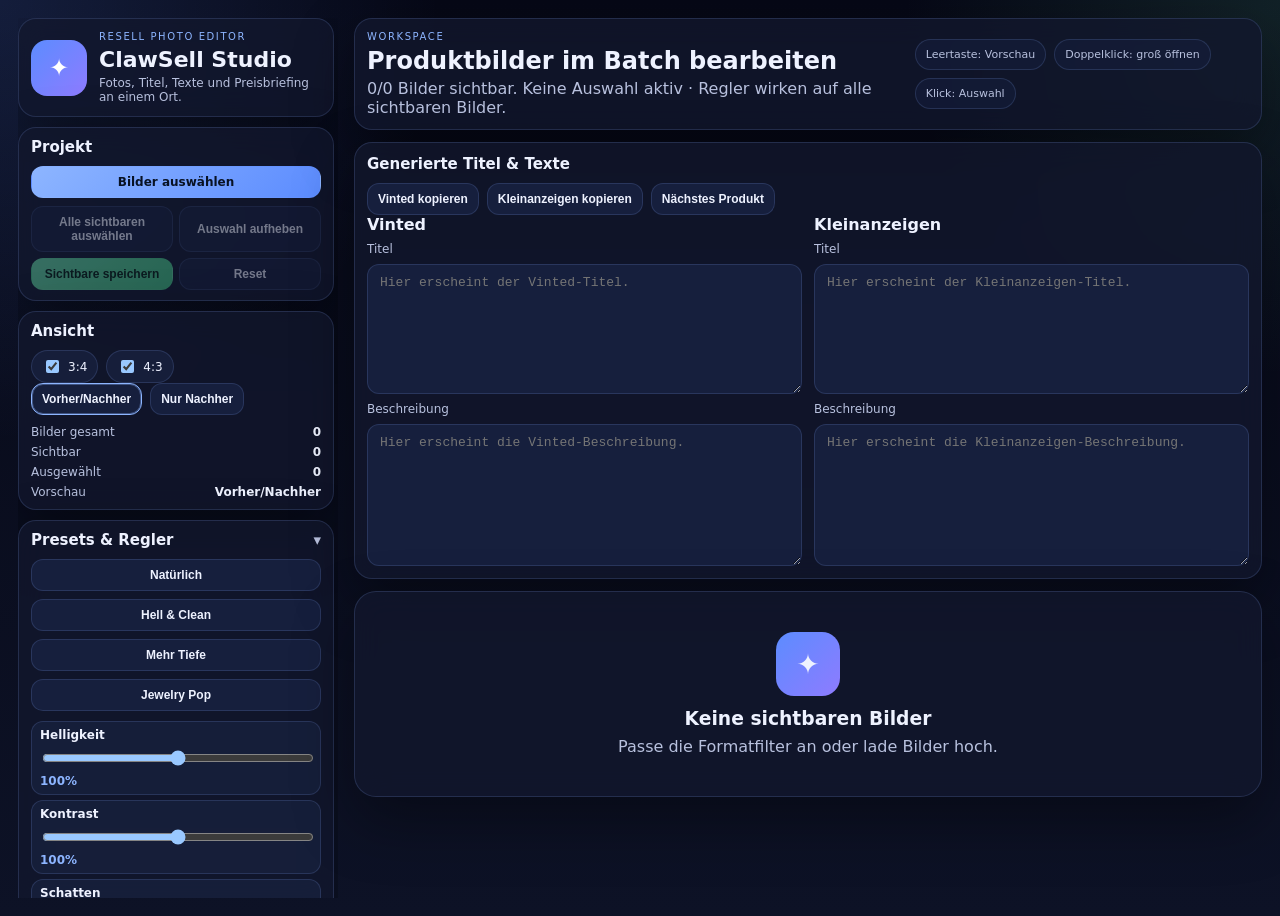
<file: archive/resell-work/resell-editor/index.html>
<!doctype html>
<html lang="de">
  <head>
    <meta charset="UTF-8" />
    <meta name="viewport" content="width=device-width, initial-scale=1.0" />
    <title>ClawSell Studio</title>
    <link rel="stylesheet" href="./styles.css" />
  </head>
  <body>
    <div class="app-shell compact-layout">
      <aside class="sidebar compact-sidebar">
        <div class="brand-card glass compact-brand">
          <div class="brand-mark" aria-hidden="true"><span>✦</span></div>
          <div>
            <div class="eyebrow">resell photo editor</div>
            <h1>ClawSell Studio</h1>
            <p>Fotos, Titel, Texte und Preisbriefing an einem Ort.</p>
          </div>
        </div>

        <section class="panel glass tight-panel">
          <div class="section-title-row compact-title"><h2>Projekt</h2></div>
          <label class="button primary upload-button wide compact-btn">
            Bilder auswählen
            <input id="fileInput" type="file" accept="image/*" multiple hidden />
          </label>
          <div class="action-stack compact-stack two-col-stack">
            <button id="selectAllBtn" class="button compact-btn" disabled>Alle sichtbaren auswählen</button>
            <button id="clearSelectionBtn" class="button compact-btn" disabled>Auswahl aufheben</button>
            <button id="downloadAllBtn" class="button success compact-btn" disabled>Sichtbare speichern</button>
            <button id="resetBtn" class="button compact-btn" disabled>Reset</button>
          </div>
        </section>

        <section class="panel glass tight-panel">
          <div class="section-title-row compact-title"><h2>Ansicht</h2></div>
          <div class="format-filter-row compact-row">
            <label class="format-chip compact-chip"><input id="filter34" type="checkbox" checked /><span>3:4</span></label>
            <label class="format-chip compact-chip"><input id="filter43" type="checkbox" checked /><span>4:3</span></label>
          </div>
          <div class="view-toggle-row compact-row two-col-stack">
            <button id="previewModeCompare" class="button compact-btn active">Vorher/Nachher</button>
            <button id="previewModeAfterOnly" class="button compact-btn">Nur Nachher</button>
          </div>
          <div class="meta-list compact-meta" id="metaSummary">
            <div><span>Status</span><strong>Keine Bilder geladen</strong></div>
          </div>
        </section>

        <details class="panel glass tight-panel" open>
          <summary class="summary-head">Presets & Regler</summary>
          <div class="preset-grid compact-preset-grid top-gap">
            <button class="button compact-btn preset-btn" data-preset="natural">Natürlich</button>
            <button class="button compact-btn preset-btn" data-preset="bright">Hell & Clean</button>
            <button class="button compact-btn preset-btn" data-preset="depth">Mehr Tiefe</button>
            <button class="button compact-btn preset-btn" data-preset="jewelry">Jewelry Pop</button>
          </div>
          <div class="control-grid micro-control-grid top-gap">
            <label class="control micro-control"><span>Helligkeit</span><input id="brightness" type="range" min="50" max="150" value="100" /><strong id="brightnessValue">100%</strong></label>
            <label class="control micro-control"><span>Kontrast</span><input id="contrast" type="range" min="50" max="150" value="100" /><strong id="contrastValue">100%</strong></label>
            <label class="control micro-control"><span>Schatten</span><input id="shadows" type="range" min="-50" max="50" value="0" /><strong id="shadowsValue">0</strong></label>
            <label class="control micro-control"><span>Farbe</span><input id="saturation" type="range" min="50" max="150" value="100" /><strong id="saturationValue">100%</strong></label>
            <label class="control micro-control"><span>Wärme</span><input id="warmth" type="range" min="-50" max="50" value="0" /><strong id="warmthValue">0</strong></label>
            <label class="control micro-control"><span>Schärfe</span><input id="sharpness" type="range" min="0" max="100" value="0" /><strong id="sharpnessValue">0</strong></label>
            <label class="control micro-control"><span>Schwarzpunkt</span><input id="blackPoint" type="range" min="0" max="50" value="0" /><strong id="blackPointValue">0</strong></label>
          </div>
        </details>

        <details class="panel glass tight-panel form-panel" open>
          <summary class="summary-head">Resell Briefing</summary>
          <form id="resellForm" class="resell-form top-gap">
            <div class="form-group">
              <label>Plattformen</label>
              <div class="check-grid two-col">
                <label><input type="checkbox" name="platforms" value="vinted" checked /> Vinted</label>
                <label><input type="checkbox" name="platforms" value="kleinanzeigen" checked /> Kleinanzeigen</label>
              </div>
            </div>

            <div class="form-group two-fields">
              <div>
                <label for="listingCategory">Oberkategorie</label>
                <select id="listingCategory">
                  <option value="auto" selected>Auto erkennen</option>
                  <option value="fashion">Fashion / Wearables</option>
                  <option value="tech">Technik / Geräte</option>
                  <option value="home">Haushalt / Home / Möbel</option>
                  <option value="sport">Sport / Outdoor</option>
                  <option value="media">Medien / Bücher / Spiele</option>
                  <option value="kids">Kinder / Schule / Kreativ</option>
                  <option value="other">Sonstiges / generisch</option>
                </select>
              </div>
              <div>
                <label for="productTypeCustom">Produkttyp</label>
                <input id="productTypeCustom" type="text" placeholder="z. B. Halskette / Powerbank / Buch / Klettergurt" />
              </div>
            </div>

            <div class="form-group two-fields">
              <div>
                <label for="brand">Marke</label>
                <input id="brand" type="text" placeholder="z. B. keine Marke / Zara / Nike" />
              </div>
              <div>
                <label for="model">Modell / Titel / Variante</label>
                <input id="model" type="text" placeholder="z. B. Ankh Cross Pendant / 20.000 mAh / Der Steppenwolf" />
              </div>
            </div>

            <div class="form-group two-fields">
              <div>
                <label for="color">Farbe</label>
                <input id="color" type="text" placeholder="z. B. Silber / Schwarz / Blau" />
              </div>
              <div>
                <label for="material">Material</label>
                <input id="material" type="text" placeholder="z. B. Leder / Kunststoff / Papier" />
              </div>
            </div>

            <div class="form-group two-fields">
              <div>
                <label for="size">Größe / Maße</label>
                <input id="size" type="text" placeholder="z. B. 50 cm / 42 / 120×60 cm" />
              </div>
              <div>
                <label for="specs">Specs / Kapazität / Autor</label>
                <input id="specs" type="text" placeholder="z. B. 20.000 mAh / USB-C / Hermann Hesse" />
              </div>
            </div>

            <div class="form-group two-fields">
              <div>
                <label for="completeness">Vollständigkeit / Set-Inhalt</label>
                <input id="completeness" type="text" placeholder="z. B. vollständig / 3 Teile / ohne OVP" />
              </div>
              <div>
                <label>Zielgruppe</label>
                <div class="check-grid two-col">
                  <label><input type="radio" name="targetGroup" value="Unisex" checked /> Unisex</label>
                  <label><input type="radio" name="targetGroup" value="Herren" /> Herren</label>
                  <label><input type="radio" name="targetGroup" value="Damen" /> Damen</label>
                  <label><input type="radio" name="targetGroup" value="Sonstiges" /> Sonstiges</label>
                </div>
              </div>
            </div>

            <div class="form-group">
              <label>Zustand</label>
              <div class="check-grid two-col">
                <label><input type="radio" name="condition" value="Neu" /> Neu</label>
                <label><input type="radio" name="condition" value="Wie neu" checked /> Wie neu</label>
                <label><input type="radio" name="condition" value="Sehr gut" /> Sehr gut</label>
                <label><input type="radio" name="condition" value="Gut" /> Gut</label>
                <label><input type="radio" name="condition" value="Gebraucht" /> Gebraucht</label>
              </div>
            </div>

            <div class="form-group two-fields">
              <div>
                <label for="defects">Mängel</label>
                <input id="defects" type="text" placeholder="z. B. keine / leichte Gebrauchsspuren" />
              </div>
              <div>
                <label for="delivery">Lieferumfang</label>
                <input id="delivery" type="text" placeholder="z. B. 1x Kette, 1x Anhänger" />
              </div>
            </div>

            <div class="form-group two-fields">
              <div>
                <label>Versand möglich</label>
                <div class="check-grid two-col">
                  <label><input type="radio" name="shipping" value="ja" checked /> Ja</label>
                  <label><input type="radio" name="shipping" value="nein" /> Nein</label>
                </div>
              </div>
              <div>
                <label for="priceFeeling">Preisgefühl / Wunschpreis</label>
                <input id="priceFeeling" type="text" placeholder="z. B. 10–20 €" />
              </div>
            </div>

            <div class="form-group">
              <label for="keywords">Besondere Suchbegriffe</label>
              <input id="keywords" type="text" placeholder="z. B. Iced Out Chain, Ankh Cross, Rope Chain" />
            </div>

            <div class="form-group">
              <label for="extraInfo">Zusätzliche Infos</label>
              <textarea id="extraInfo" rows="4" placeholder="Alles, was in Titel, Texten, Preisrange oder Vergleichsrecherche berücksichtigt werden soll."></textarea>
            </div>

            <div class="action-stack compact-stack">
              <button id="generateBriefBtn" type="button" class="button primary compact-btn">Texte generieren</button>
            </div>
          </form>
        </details>
      </aside>

      <main class="main-stage">
        <section class="hero glass">
          <div>
            <div class="eyebrow">workspace</div>
            <h2>Produktbilder im Batch bearbeiten</h2>
            <p id="statusText">Noch keine Bilder geladen.</p>
          </div>
          <div class="hero-hint-list">
            <span>Leertaste: Vorschau</span>
            <span>Doppelklick: groß öffnen</span>
            <span>Klick: Auswahl</span>
          </div>
        </section>

        <section class="panel glass generated-output-panel split-output-panel">
          <div class="section-title-row compact-title"><h2>Generierte Titel & Texte</h2></div>
          <div class="output-toolbar">
            <button id="copyVintedBtn" class="button compact-btn">Vinted kopieren</button>
            <button id="copyKaBtn" class="button compact-btn">Kleinanzeigen kopieren</button>
            <button id="nextProductBtn" class="button compact-btn">Nächstes Produkt</button>
          </div>
          <div class="generated-grid">
            <div class="generated-card">
              <h3>Vinted</h3>
              <label>Titel</label>
              <textarea id="vintedTitleOutput" rows="3" placeholder="Hier erscheint der Vinted-Titel."></textarea>
              <label>Beschreibung</label>
              <textarea id="vintedTextOutput" rows="8" placeholder="Hier erscheint die Vinted-Beschreibung."></textarea>
            </div>
            <div class="generated-card">
              <h3>Kleinanzeigen</h3>
              <label>Titel</label>
              <textarea id="kaTitleOutput" rows="3" placeholder="Hier erscheint der Kleinanzeigen-Titel."></textarea>
              <label>Beschreibung</label>
              <textarea id="kaTextOutput" rows="8" placeholder="Hier erscheint die Kleinanzeigen-Beschreibung."></textarea>
            </div>
          </div>
        </section>

        <main id="imageGrid" class="image-grid empty">
          <div class="empty-state glass">
            <div class="empty-logo">✦</div>
            <h3>Bereit für den ersten Batch</h3>
            <p>Lade mehrere bereits formatierte Produktbilder hoch und bearbeite sie global oder gezielt über die Auswahl.</p>
          </div>
        </main>
      </main>
    </div>

    <div id="lightbox" class="lightbox hidden">
      <div class="lightbox-backdrop"></div>
      <div class="lightbox-content">
        <div class="lightbox-topbar">
          <div>
            <div class="eyebrow">quick look</div>
            <h2 id="lightboxTitle">Bildvorschau</h2>
            <p id="lightboxMeta">Leertaste öffnet/schließt · Doppelklick öffnet direkt</p>
          </div>
          <div class="topbar-actions">
            <button id="reverseSearchBtn" class="button">Reverse Search</button>
            <select id="cropRatioSelect" class="button selectlike">
              <option value="free">Freies Crop</option>
              <option value="3:4">3:4</option>
              <option value="4:3">4:3</option>
            </select>
            <button id="toggleCropBtn" class="button">Crop-Modus</button>
            <button id="applyCropBtn" class="button success" disabled>Crop anwenden</button>
            <button id="resetCropBtn" class="button" disabled>Crop zurücksetzen</button>
            <button id="duplicateBtn" class="button">Duplizieren</button>
            <button id="removeBtn" class="button danger">Entfernen</button>
            <button id="closeLightboxBtn" class="button">Schließen</button>
          </div>
        </div>
        <div class="lightbox-canvas-wrap">
          <canvas id="lightboxCanvas"></canvas>
          <div id="cropOverlay" class="crop-overlay hidden">
            <div id="cropRect" class="crop-rect">
              <span class="crop-handle tl" data-handle="tl"></span>
              <span class="crop-handle tr" data-handle="tr"></span>
              <span class="crop-handle bl" data-handle="bl"></span>
              <span class="crop-handle br" data-handle="br"></span>
            </div>
          </div>
        </div>
      </div>
    </div>

    <script type="module" src="./app.js"></script>
  </body>
</html>
</file>
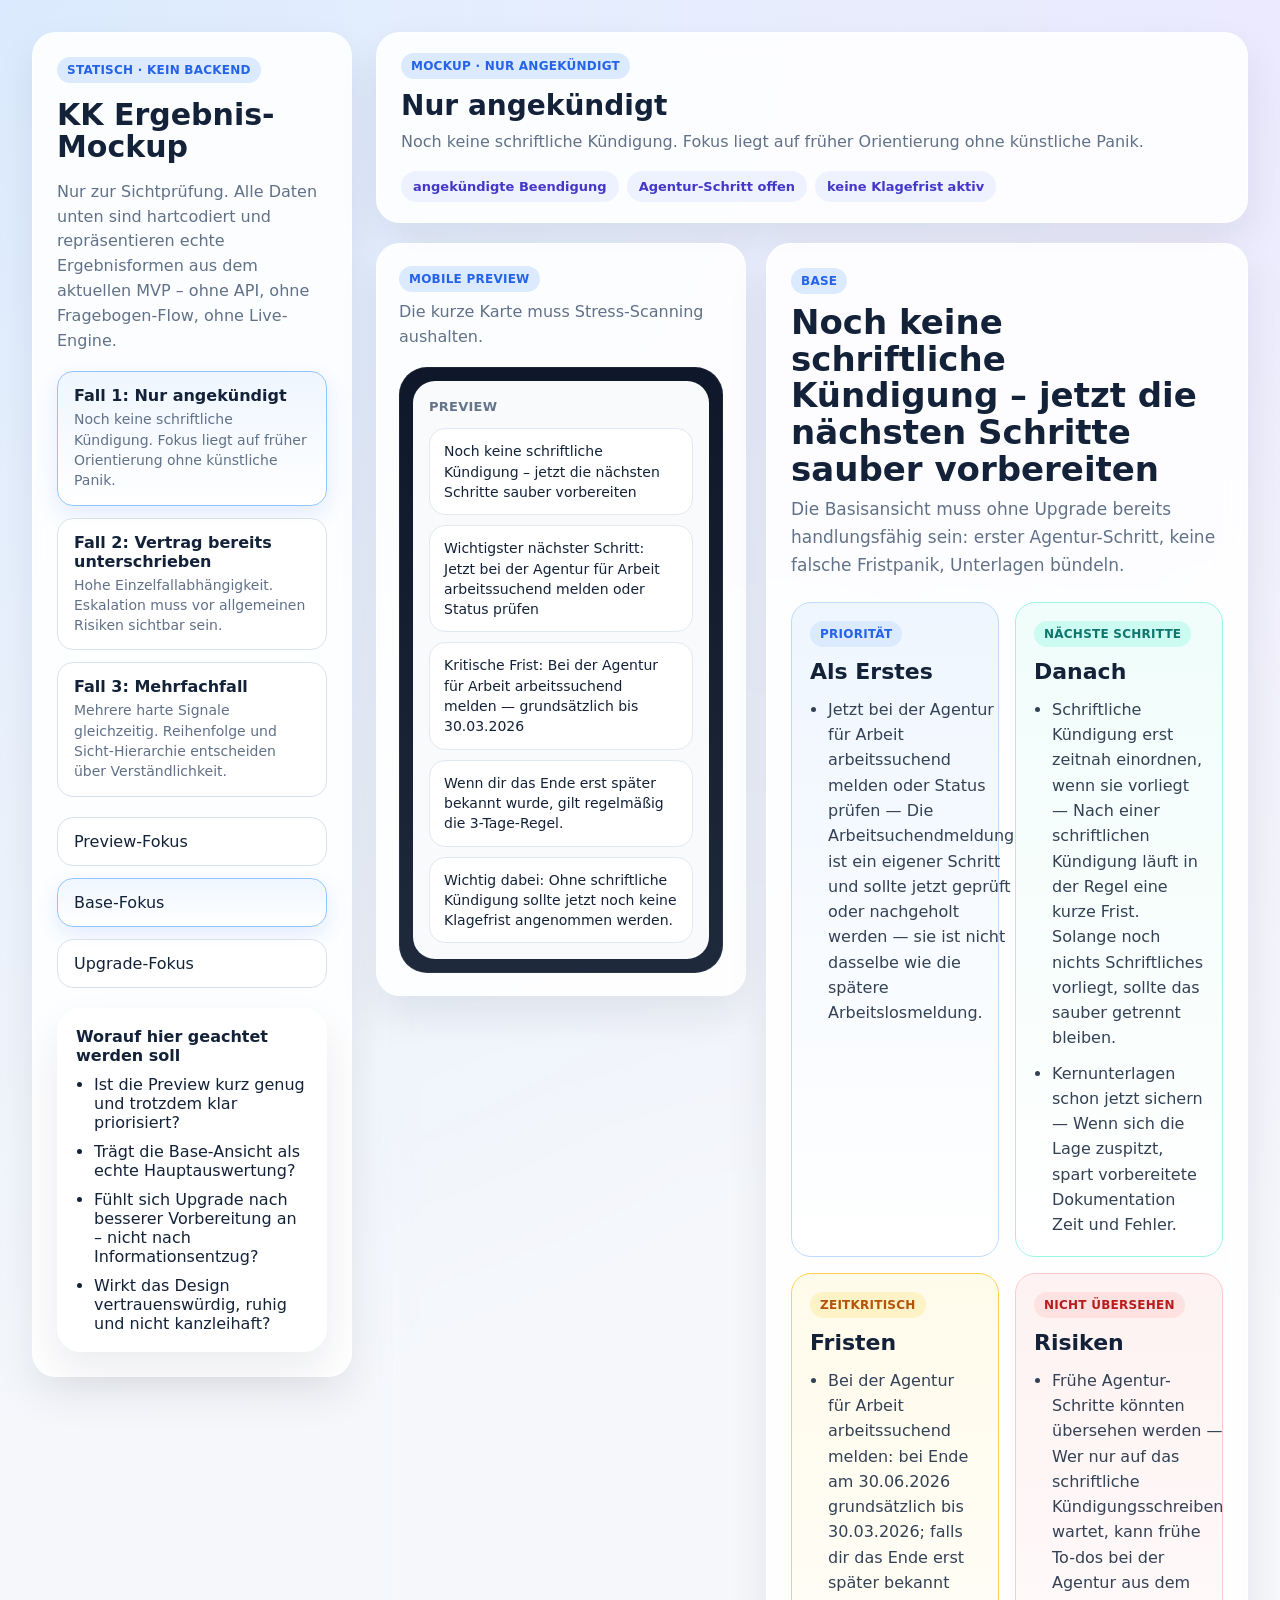
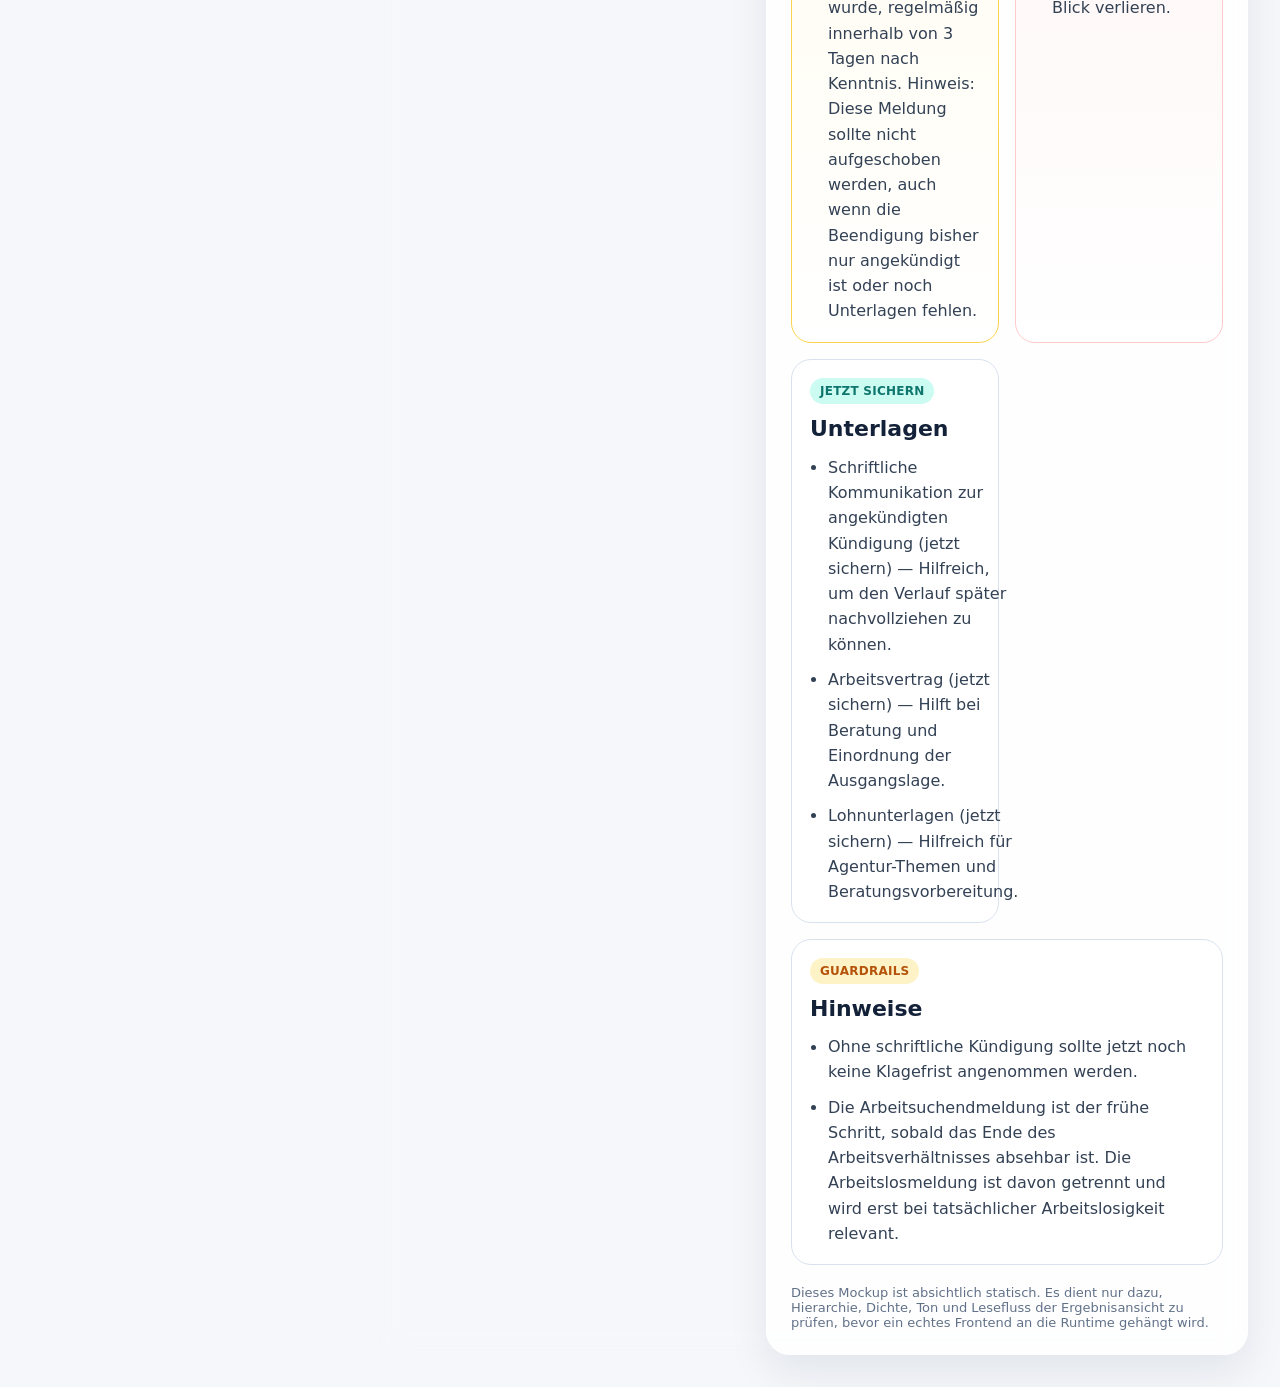
<file: projects/kuendigungs-kompass-mvp/mockup/static-result-mockup.html>
<!doctype html>
<html lang="de">
<head>
  <meta charset="utf-8">
  <meta name="viewport" content="width=device-width, initial-scale=1">
  <title>Kündigungs-Kompass – statisches Ergebnis-Mockup</title>
  <style>
    :root {
      --bg: #f5f7fb;
      --panel: rgba(255,255,255,0.88);
      --panel-strong: #ffffff;
      --text: #132238;
      --muted: #617188;
      --line: #d8e1ee;
      --blue: #2563eb;
      --blue-soft: #dbeafe;
      --amber: #b45309;
      --amber-soft: #fef3c7;
      --red: #b91c1c;
      --red-soft: #fee2e2;
      --green: #0f766e;
      --green-soft: #ccfbf1;
      --shadow: 0 18px 40px rgba(15, 23, 42, 0.08);
      --radius: 20px;
    }

    * { box-sizing: border-box; }
    body {
      margin: 0;
      font-family: Inter, ui-sans-serif, system-ui, -apple-system, BlinkMacSystemFont, "Segoe UI", sans-serif;
      background:
        radial-gradient(circle at top left, #dbeafe 0, rgba(219,234,254,0.55) 18%, transparent 44%),
        radial-gradient(circle at top right, #ede9fe 0, rgba(237,233,254,0.55) 16%, transparent 40%),
        var(--bg);
      color: var(--text);
    }

    .app {
      max-width: 1440px;
      margin: 0 auto;
      padding: 32px;
      display: grid;
      grid-template-columns: 320px minmax(0, 1fr);
      gap: 24px;
    }

    .sidebar,
    .stage,
    .panel,
    .preview-card,
    .result-card,
    .section-card {
      backdrop-filter: blur(14px);
      -webkit-backdrop-filter: blur(14px);
    }

    .sidebar {
      background: var(--panel);
      border: 1px solid rgba(255,255,255,0.65);
      border-radius: 24px;
      padding: 24px;
      box-shadow: var(--shadow);
      position: sticky;
      top: 20px;
      align-self: start;
    }

    .eyebrow {
      display: inline-flex;
      align-items: center;
      gap: 8px;
      padding: 6px 10px;
      border-radius: 999px;
      background: var(--blue-soft);
      color: var(--blue);
      font-size: 12px;
      font-weight: 700;
      letter-spacing: .02em;
      text-transform: uppercase;
    }

    h1 {
      margin: 16px 0 10px;
      font-size: 30px;
      line-height: 1.08;
    }

    .sidebar p,
    .muted {
      color: var(--muted);
      line-height: 1.55;
    }

    .stack {
      display: grid;
      gap: 12px;
      margin-top: 18px;
    }

    .case-button,
    .tier-button {
      width: 100%;
      border: 1px solid var(--line);
      background: rgba(255,255,255,0.75);
      color: var(--text);
      text-align: left;
      border-radius: 16px;
      padding: 14px 16px;
      cursor: pointer;
      transition: 160ms ease;
      font: inherit;
    }

    .case-button:hover,
    .tier-button:hover { transform: translateY(-1px); border-color: #bfd0eb; }

    .case-button.active,
    .tier-button.active {
      background: linear-gradient(180deg, #eff6ff 0%, #ffffff 100%);
      border-color: #93c5fd;
      box-shadow: 0 8px 22px rgba(37, 99, 235, 0.12);
    }

    .case-title {
      font-weight: 700;
      margin-bottom: 4px;
    }

    .case-meta {
      color: var(--muted);
      font-size: 14px;
      line-height: 1.45;
    }

    .stage {
      display: grid;
      gap: 20px;
    }

    .topbar {
      background: var(--panel);
      border: 1px solid rgba(255,255,255,0.65);
      border-radius: 24px;
      padding: 20px 24px;
      box-shadow: var(--shadow);
      display: flex;
      flex-wrap: wrap;
      justify-content: space-between;
      gap: 16px;
      align-items: center;
    }

    .chips {
      display: flex;
      flex-wrap: wrap;
      gap: 8px;
    }

    .chip {
      padding: 8px 12px;
      border-radius: 999px;
      background: #eef2ff;
      color: #4338ca;
      font-size: 13px;
      font-weight: 600;
    }

    .layout {
      display: grid;
      grid-template-columns: 370px minmax(0, 1fr);
      gap: 20px;
      align-items: start;
    }

    .preview-card,
    .result-card,
    .panel {
      background: var(--panel);
      border: 1px solid rgba(255,255,255,0.65);
      border-radius: 24px;
      box-shadow: var(--shadow);
    }

    .preview-card {
      padding: 22px;
      position: sticky;
      top: 20px;
    }

    .preview-head {
      display: flex;
      align-items: center;
      justify-content: space-between;
      margin-bottom: 18px;
    }

    .preview-phone {
      width: 100%;
      border-radius: 28px;
      background: linear-gradient(180deg, #0f172a, #1e293b);
      padding: 14px;
      box-shadow: inset 0 0 0 1px rgba(255,255,255,0.06);
    }

    .phone-inner {
      background: #f8fafc;
      border-radius: 22px;
      padding: 18px 16px 16px;
      min-height: 520px;
    }

    .preview-lines {
      display: grid;
      gap: 10px;
      margin-top: 14px;
    }

    .preview-line {
      background: #fff;
      border: 1px solid #e2e8f0;
      border-radius: 16px;
      padding: 12px 14px;
      line-height: 1.45;
      font-size: 14px;
      white-space: pre-wrap;
    }

    .result-card { padding: 24px; }

    .result-hero h2 {
      margin: 10px 0 8px;
      font-size: 34px;
      line-height: 1.08;
    }

    .result-lead {
      color: var(--muted);
      font-size: 17px;
      line-height: 1.65;
      max-width: 72ch;
    }

    .section-grid {
      display: grid;
      grid-template-columns: repeat(2, minmax(0, 1fr));
      gap: 16px;
      margin-top: 22px;
    }

    .section-card {
      background: var(--panel-strong);
      border: 1px solid var(--line);
      border-radius: var(--radius);
      padding: 18px;
    }

    .section-card.full { grid-column: 1 / -1; }
    .section-card.highlight-blue { background: linear-gradient(180deg, #eff6ff, #ffffff); border-color: #bfdbfe; }
    .section-card.highlight-amber { background: linear-gradient(180deg, #fffbeb, #ffffff); border-color: #fcd34d; }
    .section-card.highlight-red { background: linear-gradient(180deg, #fef2f2, #ffffff); border-color: #fecaca; }
    .section-card.highlight-green { background: linear-gradient(180deg, #f0fdfa, #ffffff); border-color: #99f6e4; }

    .section-kicker {
      display: inline-flex;
      align-items: center;
      gap: 8px;
      padding: 6px 10px;
      border-radius: 999px;
      font-size: 12px;
      font-weight: 700;
      text-transform: uppercase;
      letter-spacing: .02em;
      margin-bottom: 12px;
    }

    .blue { background: var(--blue-soft); color: var(--blue); }
    .amber { background: var(--amber-soft); color: var(--amber); }
    .red { background: var(--red-soft); color: var(--red); }
    .green { background: var(--green-soft); color: var(--green); }

    .section-card h3 {
      margin: 0 0 8px;
      font-size: 22px;
      line-height: 1.2;
    }

    .section-card p,
    .section-card li {
      color: #334155;
      line-height: 1.58;
    }

    ul.clean {
      margin: 12px 0 0;
      padding-left: 18px;
      display: grid;
      gap: 10px;
    }

    .split {
      display: grid;
      gap: 14px;
    }

    .rail {
      border-left: 3px solid #dbeafe;
      padding-left: 14px;
      margin-top: 10px;
    }

    .footnote {
      margin-top: 20px;
      color: var(--muted);
      font-size: 13px;
    }

    @media (max-width: 1120px) {
      .app { grid-template-columns: 1fr; }
      .sidebar { position: static; }
      .layout { grid-template-columns: 1fr; }
      .preview-card { position: static; }
    }

    @media (max-width: 760px) {
      .app { padding: 18px; }
      .topbar, .sidebar, .preview-card, .result-card { border-radius: 20px; }
      .section-grid { grid-template-columns: 1fr; }
      .result-hero h2 { font-size: 28px; }
    }
  </style>
</head>
<body>
  <div class="app">
    <aside class="sidebar">
      <span class="eyebrow">Statisch · kein Backend</span>
      <h1>KK Ergebnis-Mockup</h1>
      <p>Nur zur Sichtprüfung. Alle Daten unten sind hartcodiert und repräsentieren echte Ergebnisformen aus dem aktuellen MVP – ohne API, ohne Fragebogen-Flow, ohne Live-Engine.</p>

      <div class="stack" id="caseButtons"></div>

      <div class="stack" id="tierButtons" style="margin-top:20px"></div>

      <div class="panel" style="padding:18px; margin-top:20px; background:rgba(255,255,255,0.72)">
        <div class="case-title">Worauf hier geachtet werden soll</div>
        <ul class="clean" style="margin-top:10px">
          <li>Ist die Preview kurz genug und trotzdem klar priorisiert?</li>
          <li>Trägt die Base-Ansicht als echte Hauptauswertung?</li>
          <li>Fühlt sich Upgrade nach besserer Vorbereitung an – nicht nach Informationsentzug?</li>
          <li>Wirkt das Design vertrauenswürdig, ruhig und nicht kanzleihaft?</li>
        </ul>
      </div>
    </aside>

    <main class="stage">
      <section class="topbar">
        <div>
          <div class="eyebrow" id="modeBadge">Fall 1</div>
          <div style="margin-top:10px; font-size:28px; font-weight:800" id="stageTitle">–</div>
          <div class="muted" style="margin-top:8px" id="stageSubtitle">–</div>
        </div>
        <div class="chips" id="stageChips"></div>
      </section>

      <section class="layout">
        <article class="preview-card">
          <div class="preview-head">
            <div>
              <div class="eyebrow">Mobile Preview</div>
              <div class="muted" style="margin-top:8px">Die kurze Karte muss Stress-Scanning aushalten.</div>
            </div>
          </div>
          <div class="preview-phone">
            <div class="phone-inner">
              <div style="font-size:13px; color:#64748b; font-weight:700; letter-spacing:.02em; text-transform:uppercase">Preview</div>
              <div class="preview-lines" id="previewLines"></div>
            </div>
          </div>
        </article>

        <article class="result-card">
          <div class="result-hero">
            <div class="eyebrow" id="tierEyebrow">Base</div>
            <h2 id="resultHeadline">–</h2>
            <div class="result-lead" id="resultLead">–</div>
          </div>
          <div class="section-grid" id="sectionGrid"></div>
          <div class="footnote">Dieses Mockup ist absichtlich statisch. Es dient nur dazu, Hierarchie, Dichte, Ton und Lesefluss der Ergebnisansicht zu prüfen, bevor ein echtes Frontend an die Runtime gehängt wird.</div>
        </article>
      </section>
    </main>
  </div>

  <script>
    const DATA = {
      announced: {
        id: 'announced',
        title: 'Nur angekündigt',
        subtitle: 'Noch keine schriftliche Kündigung. Fokus liegt auf früher Orientierung ohne künstliche Panik.',
        chips: ['angekündigte Beendigung', 'Agentur-Schritt offen', 'keine Klagefrist aktiv'],
        preview: [
          'Noch keine schriftliche Kündigung – jetzt die nächsten Schritte sauber vorbereiten',
          'Wichtigster nächster Schritt: Jetzt bei der Agentur für Arbeit arbeitssuchend melden oder Status prüfen',
          'Kritische Frist: Bei der Agentur für Arbeit arbeitssuchend melden — grundsätzlich bis 30.03.2026',
          'Wenn dir das Ende erst später bekannt wurde, gilt regelmäßig die 3-Tage-Regel.',
          'Wichtig dabei: Ohne schriftliche Kündigung sollte jetzt noch keine Klagefrist angenommen werden.'
        ],
        tiers: {
          preview: {
            eyebrow: 'Preview',
            headline: 'Noch keine schriftliche Kündigung – jetzt die nächsten Schritte sauber vorbereiten',
            lead: 'Die Kompaktansicht soll sofort entlasten und gleichzeitig den einzigen frühen Pflichtpunkt klar benennen.',
            sections: [
              {
                title: 'Mobile-Karte',
                kicker: 'kurz & führend',
                tone: 'blue',
                highlight: 'highlight-blue',
                full: true,
                list: [
                  'Entlastung zuerst: noch keine schriftliche Kündigung.',
                  'Dann klare Aktion: arbeitssuchend melden oder Status prüfen.',
                  'Klagefrist bleibt bewusst draußen, solange nichts Schriftliches vorliegt.'
                ]
              }
            ]
          },
          base: {
            eyebrow: 'Base',
            headline: 'Noch keine schriftliche Kündigung – jetzt die nächsten Schritte sauber vorbereiten',
            lead: 'Die Basisansicht muss ohne Upgrade bereits handlungsfähig sein: erster Agentur-Schritt, keine falsche Fristpanik, Unterlagen bündeln.',
            sections: [
              {
                title: 'Als Erstes',
                kicker: 'Priorität',
                tone: 'blue',
                highlight: 'highlight-blue',
                list: ['Jetzt bei der Agentur für Arbeit arbeitssuchend melden oder Status prüfen — Die Arbeitsuchendmeldung ist ein eigener Schritt und sollte jetzt geprüft oder nachgeholt werden — sie ist nicht dasselbe wie die spätere Arbeitslosmeldung.']
              },
              {
                title: 'Danach',
                kicker: 'Nächste Schritte',
                tone: 'green',
                highlight: 'highlight-green',
                list: [
                  'Schriftliche Kündigung erst zeitnah einordnen, wenn sie vorliegt — Nach einer schriftlichen Kündigung läuft in der Regel eine kurze Frist. Solange noch nichts Schriftliches vorliegt, sollte das sauber getrennt bleiben.',
                  'Kernunterlagen schon jetzt sichern — Wenn sich die Lage zuspitzt, spart vorbereitete Dokumentation Zeit und Fehler.'
                ]
              },
              {
                title: 'Fristen',
                kicker: 'Zeitkritisch',
                tone: 'amber',
                highlight: 'highlight-amber',
                list: ['Bei der Agentur für Arbeit arbeitssuchend melden: bei Ende am 30.06.2026 grundsätzlich bis 30.03.2026; falls dir das Ende erst später bekannt wurde, regelmäßig innerhalb von 3 Tagen nach Kenntnis. Hinweis: Diese Meldung sollte nicht aufgeschoben werden, auch wenn die Beendigung bisher nur angekündigt ist oder noch Unterlagen fehlen.']
              },
              {
                title: 'Risiken',
                kicker: 'Nicht übersehen',
                tone: 'red',
                highlight: 'highlight-red',
                list: ['Frühe Agentur-Schritte könnten übersehen werden — Wer nur auf das schriftliche Kündigungsschreiben wartet, kann frühe To-dos bei der Agentur aus dem Blick verlieren.']
              },
              {
                title: 'Unterlagen',
                kicker: 'Jetzt sichern',
                tone: 'green',
                list: [
                  'Schriftliche Kommunikation zur angekündigten Kündigung (jetzt sichern) — Hilfreich, um den Verlauf später nachvollziehen zu können.',
                  'Arbeitsvertrag (jetzt sichern) — Hilft bei Beratung und Einordnung der Ausgangslage.',
                  'Lohnunterlagen (jetzt sichern) — Hilfreich für Agentur-Themen und Beratungsvorbereitung.'
                ]
              },
              {
                title: 'Hinweise',
                kicker: 'Guardrails',
                tone: 'amber',
                full: true,
                list: [
                  'Ohne schriftliche Kündigung sollte jetzt noch keine Klagefrist angenommen werden.',
                  'Die Arbeitsuchendmeldung ist der frühe Schritt, sobald das Ende des Arbeitsverhältnisses absehbar ist. Die Arbeitslosmeldung ist davon getrennt und wird erst bei tatsächlicher Arbeitslosigkeit relevant.'
                ]
              }
            ]
          },
          upgrade: {
            eyebrow: 'Upgrade',
            headline: 'Noch keine schriftliche Kündigung – jetzt die nächsten Schritte sauber vorbereiten',
            lead: 'Upgrade soll hier nicht mehr Drohung bringen, sondern bessere Vorbereitung: mehr Struktur, klarere Fragen, ruhigere Einordnung.',
            sections: [
              {
                title: 'Warum dieser Fokus',
                kicker: 'Einordnung',
                tone: 'blue',
                highlight: 'highlight-blue',
                full: true,
                copy: 'Wenn noch nicht alles schriftlich vorliegt, bringt eine saubere Vorbereitung meist mehr als vorschneller Aktionismus. Der frühe Agentur-Schritt bleibt trotzdem nicht optional.'
              },
              {
                title: 'Für das nächste Gespräch',
                kicker: 'Beratung',
                tone: 'green',
                list: [
                  'Welche Unterlagen sollte ich vor einer schriftlichen Kündigung schon bereithalten?',
                  'Ab wann wird aus der Ankündigung eine fristkritische Lage?',
                  'Welche Agentur-Schritte sind sofort und welche erst später relevant?'
                ]
              },
              {
                title: 'Unterlagen',
                kicker: 'Vollständigkeit',
                tone: 'green',
                list: ['Arbeitsvertrag', 'letzte Lohnunterlagen', 'Schriftverkehr zur angekündigten Beendigung']
              },
              {
                title: 'Hinweise',
                kicker: 'Sauber trennen',
                tone: 'amber',
                highlight: 'highlight-amber',
                list: [
                  'Noch keine künstliche Klagefrist erzeugen.',
                  'Arbeitsuchend und arbeitslos weiterhin sprachlich und fachlich trennen.'
                ]
              }
            ]
          }
        }
      },
      signed: {
        id: 'signed',
        title: 'Vertrag bereits unterschrieben',
        subtitle: 'Hohe Einzelfallabhängigkeit. Eskalation muss vor allgemeinen Risiken sichtbar sein.',
        chips: ['Vertrag unterschrieben', 'Eskalation nötig', 'Einzelfallprüfung'],
        preview: [
          'Jetzt geht es um Folgen, Fristen und saubere Einordnung',
          'Wichtigster nächster Schritt: Unterzeichneten Vertrag sofort individuell prüfen lassen',
          'Besonders wichtig: Bereits unterschriebener Beendigungsvertrag',
          'Sinnvoll jetzt: Qualifizierte individuelle Prüfung mit Anwalt, Gewerkschaft oder passender Beratungsstelle',
          'Wichtig dabei: Konkrete Rechtsfolgen eines bereits unterschriebenen Vertrags hängen stark vom Einzelfall ab.'
        ],
        tiers: {
          preview: {
            eyebrow: 'Preview',
            headline: 'Jetzt geht es um Folgen, Fristen und saubere Einordnung',
            lead: 'Hier muss die Preview nicht trösten, sondern sofort sagen: Standardmodus vorbei, Einzelfallprüfung jetzt.',
            sections: [
              {
                title: 'Signalwirkung',
                kicker: 'Eskalation',
                tone: 'red',
                highlight: 'highlight-red',
                full: true,
                list: [
                  'Der Red-Flag-Block steht sichtbar vor allem weicheren Warntexten.',
                  'Der nächste sinnvolle Schritt nennt direkt den Eskalationskanal.'
                ]
              }
            ]
          },
          base: {
            eyebrow: 'Base',
            headline: 'Jetzt geht es um Folgen, Fristen und saubere Einordnung',
            lead: 'In der Basis muss sofort klar sein, dass hier Beratungsvorbereitung und Einzelfallprüfung wichtiger sind als allgemeine Standardhinweise.',
            sections: [
              {
                title: 'Als Erstes',
                kicker: 'Priorität',
                tone: 'blue',
                highlight: 'highlight-blue',
                list: ['Unterzeichneten Vertrag sofort individuell prüfen lassen — Nach der Unterschrift geht es nicht mehr um allgemeines Bremsen, sondern um konkrete Folgen und mögliche nächste Schritte.']
              },
              {
                title: 'Danach',
                kicker: 'Nächste Schritte',
                tone: 'green',
                highlight: 'highlight-green',
                list: [
                  'Agentur-Themen und Leistungsfolgen gezielt klären — Mitwirkung an der Beendigung kann Auswirkungen auf Arbeitslosengeld und weitere Abläufe haben.',
                  'Alle Vertrags- und Freistellungsunterlagen vollständig bündeln — Für jede belastbare Einordnung wird jetzt der genaue Wortlaut und die begleitende Dokumentation wichtig.'
                ]
              },
              {
                title: 'Besonders wichtig',
                kicker: 'Vorrang vor Risiken',
                tone: 'red',
                highlight: 'highlight-red',
                list: ['Bereits unterschriebener Beendigungsvertrag — Hier sollte nicht mit pauschalen Aussagen gearbeitet werden, weil die konkreten Folgen individuell geprüft werden müssen. Nächster sinnvoller Schritt: Qualifizierte individuelle Prüfung mit Anwalt, Gewerkschaft oder passender Beratungsstelle.']
              },
              {
                title: 'Risiken',
                kicker: 'Danach lesen',
                tone: 'amber',
                highlight: 'highlight-amber',
                list: [
                  'Vertrag bereits unterschrieben — Damit verschiebt sich der Fokus von allgemeiner Warnung auf Folgen, Fristen und individuelle Prüfung.',
                  'ALG-I-Risiken weiter relevant — Auch nach Unterschrift können Sperrzeit- oder andere Leistungsfragen im Raum stehen.'
                ]
              },
              {
                title: 'Unterlagen',
                kicker: 'Mitnehmen',
                tone: 'green',
                list: [
                  'Unterzeichneter Vertrag (schon gesichert) — Der exakte Inhalt ist jetzt zentral für jede weitere Einordnung.',
                  'Arbeitsvertrag (schon gesichert) — Wichtig für die Ausgangslage und mögliche Rückfragen in der Beratung.',
                  'Lohnunterlagen (schon gesichert) — Hilfreich für ALG-I-Themen und die Vorbereitung auf Rückfragen.',
                  'Freistellungs- und Restanspruchsinfos (schon gesichert) — Relevant, weil die praktische Abwicklung jetzt wichtig bleibt.'
                ]
              },
              {
                title: 'Hinweise',
                kicker: 'Guardrails',
                tone: 'amber',
                full: true,
                list: [
                  'Konkrete Rechtsfolgen eines bereits unterschriebenen Vertrags hängen stark vom Einzelfall ab.',
                  'Ob der Vertrag anfechtbar oder wirksam ist, muss gesondert geprüft werden.'
                ]
              }
            ]
          },
          upgrade: {
            eyebrow: 'Upgrade',
            headline: 'Jetzt geht es um Folgen, Fristen und saubere Einordnung',
            lead: 'Upgrade liefert hier vor allem bessere Gesprächsvorbereitung: Was genau prüfen, womit hingehen, welche Punkte gezielt nachfassen.',
            sections: [
              {
                title: 'Warum dieser Fokus',
                kicker: 'Einordnung',
                tone: 'blue',
                highlight: 'highlight-blue',
                full: true,
                copy: 'Nach einer Unterschrift wird aus einer allgemeinen Orientierung ein Einzelfall. Der Mehrwert liegt jetzt in präziser Prüfung statt in mehr allgemeinem Text.'
              },
              {
                title: 'Fragen für Beratung',
                kicker: 'Mitnehmen',
                tone: 'green',
                list: [
                  'Welche Folgen löst genau dieser Vertrag für Arbeitslosengeld oder Sperrzeit aus?',
                  'Gibt es noch Ansatzpunkte für Korrektur, Anfechtung oder flankierende Schritte?',
                  'Welche Fristen laufen trotz Unterschrift noch weiter?'
                ]
              },
              {
                title: 'Besonders wichtig',
                kicker: 'früh sichtbar',
                tone: 'red',
                highlight: 'highlight-red',
                list: ['Individuelle Prüfung hat Vorrang vor pauschaler Bewertung.']
              }
            ]
          }
        }
      },
      mixed: {
        id: 'mixed',
        title: 'Mehrfachfall',
        subtitle: 'Mehrere harte Signale gleichzeitig. Reihenfolge und Sicht-Hierarchie entscheiden über Verständlichkeit.',
        chips: ['Klagefrist', 'Sonderfall', 'Vertragsthema', 'Mehrfachrisiko'],
        preview: [
          'Bei dir greifen gerade mehrere wichtige Themen gleichzeitig ineinander',
          'Wichtigster nächster Schritt: 3-Wochen-Frist für Kündigungsschutzklage sofort prüfen',
          'Besonders wichtig: Überlagerter Mehrfachfall mit möglichem Sonderfall',
          'Sinnvoll jetzt: Qualifizierte individuelle Prüfung mit Anwalt, Gewerkschaft oder passender Beratungsstelle',
          'Kritische Frist: Kündigungsschutzklage — bis 13.04.2026',
          'Reihenfolge jetzt: zuerst die Frist sichern, danach den heiklen Sonderfall sauber prüfen lassen.',
          'Wichtig dabei: Hier ist eine klare Reihenfolge wichtig, aber keine vorschnelle Scheinsicherheit.'
        ],
        tiers: {
          preview: {
            eyebrow: 'Preview',
            headline: 'Bei dir greifen gerade mehrere wichtige Themen gleichzeitig ineinander',
            lead: 'Dieser Fall zeigt am besten, ob das Produkt unter Stress trägt: nur wenige Zeilen, aber keine widersprüchlichen Top-Signale.',
            sections: [
              {
                title: 'Was die Preview leisten muss',
                kicker: 'Härtefall',
                tone: 'red',
                highlight: 'highlight-red',
                full: true,
                list: [
                  'Top-Action und kritische Frist müssen dieselbe Priorität zeigen.',
                  'Red-Flag darf nicht von der Frist verschluckt werden.',
                  'Die Reihenfolge-Brücke nimmt den Nutzer an die Hand, ohne lang zu werden.'
                ]
              }
            ]
          },
          base: {
            eyebrow: 'Base',
            headline: 'Bei dir greifen gerade mehrere wichtige Themen gleichzeitig ineinander',
            lead: 'Die Basisschicht soll nicht alles gleichzeitig auskippen, sondern die Reihenfolge festziehen: erst Frist, dann Vertragsruhe, dann Sonderfall sauber eskalieren.',
            sections: [
              {
                title: 'Als Erstes',
                kicker: 'Kritisch',
                tone: 'red',
                highlight: 'highlight-red',
                list: ['3-Wochen-Frist für Kündigungsschutzklage sofort prüfen — Wenn diese kurze Frist läuft, sollte sie im Mehrfachfall nicht hinter Vertrags- oder Sonderfallthemen zurückfallen.']
              },
              {
                title: 'Danach',
                kicker: 'Reihenfolge',
                tone: 'blue',
                highlight: 'highlight-blue',
                list: [
                  'Vor der Unterschrift kurz innehalten — Solange noch nichts unterschrieben ist, sollte der Vertrag nicht vorschnell zusätzlichen Druck erzeugen.',
                  'Besonderheiten individuell prüfen lassen — Dein Fall hat Merkmale, die über eine typische Kündigung hinausgehen und individuell geprüft werden sollten.'
                ]
              },
              {
                title: 'Fristen',
                kicker: 'Zeitkritisch',
                tone: 'amber',
                highlight: 'highlight-amber',
                list: [
                  'Bei der Agentur für Arbeit arbeitssuchend melden: bei Ende am 30.04.2026 grundsätzlich bis 30.01.2026; falls dir das Ende erst später bekannt wurde, regelmäßig innerhalb von 3 Tagen nach Kenntnis. Hinweis: Diese Meldung sollte nicht aufgeschoben werden, auch wenn der Vertrag noch nicht unterschrieben ist.',
                  'Kündigungsschutzklage prüfen: regelmäßig innerhalb von 3 Wochen nach Zugang der schriftlichen Kündigung (ausgehend vom angegebenen Zugangsdatum: bis 13.04.2026). Hinweis: Der mögliche Sonderfall ändert nichts daran, dass die Frist nicht liegen bleiben sollte. Fällt das rechnerische Fristende auf Samstag oder Sonntag, sollte der nächste Werktag mitgeprüft werden. Wenn ein Landesfeiertag in Frage kommt, sollte das Fristende vorsichtshalber zusätzlich geprüft werden.'
                ]
              },
              {
                title: 'Besonders wichtig',
                kicker: 'früh sichtbar',
                tone: 'red',
                highlight: 'highlight-red',
                list: ['Überlagerter Mehrfachfall mit möglichem Sonderfall — Hier laufen mehrere wichtige Themen gleichzeitig. Deshalb braucht dein Fall eine klare Priorisierung, aber keine vorschnelle Standardantwort. Nächster sinnvoller Schritt: Qualifizierte individuelle Prüfung mit Anwalt, Gewerkschaft oder passender Beratungsstelle.']
              },
              {
                title: 'Risiken',
                kicker: 'nicht zuerst',
                tone: 'amber',
                list: [
                  'Sperrzeit-/Ruhensrisiko bei möglicher Vertragsmitwirkung — Ein noch nicht unterschriebener Vertrag kann zusätzliche Risiken beim Arbeitslosengeld auslösen.',
                  'Möglicher Sonderfall / unklare Schutzlage — Solange unklar ist, ob ein besonderer Schutz greift, sollte der Fall nicht als Standardfall behandelt werden.',
                  'Mehrfachdruck erhöht Fehlentscheidungsrisiko — Wenn Kündigung, Vertrag und Schutzfragen gleichzeitig auftauchen, steigt das Risiko falscher Priorisierung.'
                ]
              },
              {
                title: 'Unterlagen',
                kicker: 'Mitnehmen',
                tone: 'green',
                list: [
                  'Aufhebungs-/Abwicklungsvertrag oder Entwurf (schon gesichert) — Nur mit dem konkreten Text lassen sich Risiken und offene Punkte sinnvoll prüfen.',
                  'Arbeitsvertrag (jetzt sichern) — Wichtig für die Ausgangslage und mögliche Rückfragen in der Beratung.',
                  'Lohnunterlagen (jetzt sichern) — Hilfreich für ALG-I-Themen und die Vorbereitung auf Rückfragen.',
                  'Infos zu Freistellung / Urlaub / Restansprüchen (jetzt sichern) — Relevant, weil Freistellung organisatorisch wichtig bleibt und offene Ansprüche später eine Rolle spielen können.',
                  'Nachweise zum möglichen Schutzstatus (jetzt sichern) — Falls vorhanden, helfen diese Unterlagen, den Sonderfall schneller individuell einzuordnen.'
                ]
              },
              {
                title: 'Hinweise',
                kicker: 'Guardrails',
                tone: 'green',
                full: true,
                list: [
                  'Hier ist eine klare Reihenfolge wichtig, aber keine vorschnelle Scheinsicherheit.',
                  'Die Arbeitsuchendmeldung ist der frühe Schritt, sobald das Ende des Arbeitsverhältnisses absehbar ist. Die Arbeitslosmeldung ist davon getrennt und wird erst bei tatsächlicher Arbeitslosigkeit relevant.'
                ]
              }
            ]
          },
          upgrade: {
            eyebrow: 'Upgrade',
            headline: 'Bei dir greifen gerade mehrere wichtige Themen gleichzeitig ineinander',
            lead: 'Upgrade hilft hier vor allem bei Struktur und Beratungsvorbereitung: nicht mehr Warnung, sondern bessere Sortierung eines komplizierten Falls.',
            sections: [
              {
                title: 'Warum dieser Fokus',
                kicker: 'Einordnung',
                tone: 'blue',
                highlight: 'highlight-blue',
                full: true,
                copy: 'Wenn Klagefrist, Vertragsthema und Sonderfall gleichzeitig auflaufen, ist Reihenfolge wichtiger als Vollständigkeitsgefühl. Der Output muss zuerst stabilisieren, dann vertiefen.'
              },
              {
                title: 'Fragen für Beratung',
                kicker: 'gezielt',
                tone: 'green',
                list: [
                  'Welcher Punkt darf rechtlich auf keinen Fall zuerst untergehen?',
                  'Was sollte ich bis zur Frist gesichert haben und was kann danach folgen?',
                  'Welche Sonderfall-Hinweise ändern die Standardbewertung?'
                ]
              },
              {
                title: 'Besonders wichtig',
                kicker: 'Eskalation',
                tone: 'red',
                highlight: 'highlight-red',
                list: ['Sonderfallprüfung bleibt sichtbar vor allgemeinen Risiken.']
              },
              {
                title: 'Hinweise',
                kicker: 'Tonalität',
                tone: 'amber',
                list: ['Der Text soll führen, nicht hektisch werden. Mehr Klarheit statt mehr Lautstärke.']
              }
            ]
          }
        }
      }
    };

    const CASE_ORDER = ['announced', 'signed', 'mixed'];
    const TIER_ORDER = ['preview', 'base', 'upgrade'];
    let activeCase = 'announced';
    let activeTier = 'base';

    const caseButtons = document.getElementById('caseButtons');
    const tierButtons = document.getElementById('tierButtons');
    const previewLines = document.getElementById('previewLines');
    const sectionGrid = document.getElementById('sectionGrid');
    const stageTitle = document.getElementById('stageTitle');
    const stageSubtitle = document.getElementById('stageSubtitle');
    const stageChips = document.getElementById('stageChips');
    const tierEyebrow = document.getElementById('tierEyebrow');
    const resultHeadline = document.getElementById('resultHeadline');
    const resultLead = document.getElementById('resultLead');
    const modeBadge = document.getElementById('modeBadge');

    function renderButtons() {
      caseButtons.innerHTML = '';
      CASE_ORDER.forEach((id, index) => {
        const item = DATA[id];
        const button = document.createElement('button');
        button.className = `case-button${id === activeCase ? ' active' : ''}`;
        button.innerHTML = `<div class="case-title">Fall ${index + 1}: ${item.title}</div><div class="case-meta">${item.subtitle}</div>`;
        button.onclick = () => { activeCase = id; render(); };
        caseButtons.appendChild(button);
      });

      tierButtons.innerHTML = '';
      TIER_ORDER.forEach((tier) => {
        const button = document.createElement('button');
        button.className = `tier-button${tier === activeTier ? ' active' : ''}`;
        button.textContent = tier === 'preview' ? 'Preview-Fokus' : tier === 'base' ? 'Base-Fokus' : 'Upgrade-Fokus';
        button.onclick = () => { activeTier = tier; render(); };
        tierButtons.appendChild(button);
      });
    }

    function renderSection(section) {
      const card = document.createElement('section');
      card.className = `section-card${section.full ? ' full' : ''}${section.highlight ? ' ' + section.highlight : ''}`;

      const kickerTone = section.tone || 'blue';
      card.innerHTML = `
        <div class="section-kicker ${kickerTone}">${section.kicker}</div>
        <h3>${section.title}</h3>
      `;

      if (section.copy) {
        const p = document.createElement('p');
        p.textContent = section.copy;
        card.appendChild(p);
      }

      if (section.list) {
        const ul = document.createElement('ul');
        ul.className = 'clean';
        section.list.forEach((entry) => {
          const li = document.createElement('li');
          li.textContent = entry;
          ul.appendChild(li);
        });
        card.appendChild(ul);
      }

      return card;
    }

    function render() {
      renderButtons();
      const item = DATA[activeCase];
      const tier = item.tiers[activeTier];

      modeBadge.textContent = `Mockup · ${item.title}`;
      stageTitle.textContent = item.title;
      stageSubtitle.textContent = item.subtitle;
      stageChips.innerHTML = '';
      item.chips.forEach((chip) => {
        const node = document.createElement('span');
        node.className = 'chip';
        node.textContent = chip;
        stageChips.appendChild(node);
      });

      previewLines.innerHTML = '';
      item.preview.forEach((line) => {
        const div = document.createElement('div');
        div.className = 'preview-line';
        div.textContent = line;
        previewLines.appendChild(div);
      });

      tierEyebrow.textContent = tier.eyebrow;
      resultHeadline.textContent = tier.headline;
      resultLead.textContent = tier.lead;

      sectionGrid.innerHTML = '';
      tier.sections.forEach((section) => sectionGrid.appendChild(renderSection(section)));
    }

    render();
  </script>
</body>
</html>
</file>
<file: archive/resell-work/resell-editor/styles.css>
:root {
  color-scheme: dark;
  --bg: #060816;
  --bg-2: #0d1226;
  --panel: rgba(18, 24, 46, 0.78);
  --panel-2: #161f3d;
  --text: #eef2ff;
  --muted: #b8c1de;
  --border: rgba(111, 136, 206, 0.22);
  --primary: #8db5ff;
  --primary-2: #5c8cff;
  --success: #66d9a3;
  --danger: #ff7f96;
  --selected: #8ec5ff;
  --shadow: 0 24px 60px rgba(0, 0, 0, 0.36);
}
* { box-sizing: border-box; }
body { margin: 0; font-family: Inter, ui-sans-serif, system-ui, -apple-system, BlinkMacSystemFont, sans-serif; background: radial-gradient(circle at top left, rgba(92, 140, 255, 0.16), transparent 28%), radial-gradient(circle at top right, rgba(102, 217, 163, 0.12), transparent 24%), linear-gradient(180deg, var(--bg) 0%, var(--bg-2) 100%); color: var(--text); }
.app-shell { max-width: 1700px; margin: 0 auto; padding: 18px; display: grid; grid-template-columns: 360px 1fr; gap: 16px; }
.compact-layout { align-items: start; }
.glass { background: var(--panel); border: 1px solid var(--border); box-shadow: var(--shadow); backdrop-filter: blur(14px); }
.sidebar { display: flex; flex-direction: column; gap: 10px; position: sticky; top: 10px; align-self: start; max-height: calc(100vh - 20px); overflow: auto; padding-right: 4px; }
.compact-sidebar { scrollbar-width: thin; }
.panel, .brand-card, .hero { border-radius: 18px; padding: 12px; }
.tight-panel { padding: 10px 12px; }
.brand-card { display: grid; grid-template-columns: 56px 1fr; gap: 12px; align-items: center; }
.compact-brand h1 { font-size: 22px; }
.compact-brand p { font-size: 12px; }
.brand-mark { width: 56px; height: 56px; border-radius: 16px; display: grid; place-items: center; background: linear-gradient(135deg, var(--primary-2), #8e7bff); color: white; font-size: 24px; font-weight: 900; }
.eyebrow { font-size: 10px; letter-spacing: 0.16em; text-transform: uppercase; color: var(--primary); margin-bottom: 5px; }
.brand-card h1, .hero h2, .lightbox-topbar h2 { margin: 0 0 4px; }
.brand-card p, .hero p, .lightbox-topbar p { margin: 0; color: var(--muted); }
.section-title-row { display: flex; justify-content: space-between; align-items: center; margin-bottom: 10px; }
.compact-title h2 { margin: 0; font-size: 15px; }
.summary-head { cursor: pointer; font-size: 15px; font-weight: 700; list-style: none; }
.summary-head::-webkit-details-marker { display: none; }
.summary-head::after { content: '▾'; float: right; color: var(--muted); }
details:not([open]) .summary-head::after { content: '▸'; }
.top-gap { margin-top: 10px; }
.action-stack, .preset-grid { display: grid; gap: 8px; }
.compact-stack { gap: 6px; }
.two-col-stack { grid-template-columns: 1fr 1fr; }
.button, .selectlike, input, textarea { border: 1px solid var(--border); background: var(--panel-2); color: var(--text); border-radius: 12px; padding: 10px 12px; font-size: 13px; font-weight: 600; }
textarea, input { width: 100%; font-weight: 500; }
textarea { resize: vertical; min-height: 88px; }
.button { cursor: pointer; transition: transform 120ms ease, border-color 120ms ease, opacity 120ms ease; }
.button:hover, .selectlike:hover { transform: translateY(-1px); }
.button:disabled { opacity: 0.45; cursor: not-allowed; transform: none; }
.button.primary { background: linear-gradient(135deg, var(--primary), var(--primary-2)); color: #081224; border-color: transparent; }
.button.success { background: linear-gradient(135deg, var(--success), #43c784); color: #072114; border-color: transparent; }
.button.danger { background: linear-gradient(135deg, var(--danger), #ff637f); color: #250711; border-color: transparent; }
.button.active { border-color: var(--primary); box-shadow: 0 0 0 1px rgba(141, 181, 255, 0.35) inset; }
.compact-btn { padding: 8px 10px; font-size: 12px; }
.upload-button.wide { display: flex; justify-content: center; width: 100%; margin-bottom: 8px; }
.format-filter-row, .view-toggle-row, .compact-row, .output-toolbar { display: flex; gap: 8px; flex-wrap: wrap; }
.format-chip { display: inline-flex; align-items: center; gap: 6px; background: rgba(26, 35, 66, 0.75); border: 1px solid var(--border); border-radius: 999px; padding: 7px 10px; font-size: 12px; }
.compact-chip { padding: 6px 10px; }
.meta-list { display: grid; gap: 6px; margin-top: 10px; }
.meta-list div { display: flex; justify-content: space-between; gap: 12px; font-size: 12px; color: var(--muted); }
.meta-list strong { color: var(--text); text-align: right; }
.control-grid { display: grid; grid-template-columns: 1fr; gap: 8px; }
.micro-control-grid { gap: 5px; }
.control { display: flex; flex-direction: column; gap: 5px; background: rgba(26, 35, 66, 0.66); border: 1px solid var(--border); border-radius: 12px; padding: 8px 10px; }
.micro-control { padding: 6px 8px; }
.control span { font-weight: 650; font-size: 12px; }
.control strong { color: var(--primary); font-size: 12px; }
input[type='range'] { width: 100%; padding: 0; }
.form-panel { overflow: auto; }
.resell-form { display: grid; gap: 10px; }
.form-group { display: grid; gap: 6px; }
.two-fields { display: grid; grid-template-columns: 1fr 1fr; gap: 8px; align-items: start; }
.check-grid { display: grid; gap: 6px; font-size: 12px; color: var(--muted); }
.check-grid.two-col { grid-template-columns: 1fr 1fr; }
.main-stage { display: flex; flex-direction: column; gap: 12px; min-height: 0; }
.hero { display: flex; justify-content: space-between; align-items: center; gap: 12px; }
.hero-hint-list { display: flex; gap: 8px; flex-wrap: wrap; }
.hero-hint-list span { padding: 8px 10px; border-radius: 999px; border: 1px solid var(--border); color: var(--muted); background: rgba(22, 31, 61, 0.62); font-size: 11px; }
.generated-output-panel textarea { min-height: 130px; }
.split-output-panel .generated-grid { display: grid; grid-template-columns: 1fr 1fr; gap: 12px; }
.generated-card { display: grid; gap: 8px; }
.generated-card h3 { margin: 0; font-size: 16px; }
.generated-card label { font-size: 12px; color: var(--muted); }
.image-grid { display: grid; grid-template-columns: repeat(auto-fill, minmax(320px, 1fr)); gap: 14px; }
.image-grid.empty { display: block; }
.empty-state { border-radius: 22px; padding: 40px 22px; text-align: center; }
.empty-logo { width: 64px; height: 64px; margin: 0 auto 12px; display: grid; place-items: center; border-radius: 18px; background: linear-gradient(135deg, var(--primary-2), #8e7bff); font-size: 28px; }
.empty-state h3 { margin: 0 0 8px; }
.empty-state p { color: var(--muted); margin: 0; }
.image-card { background: rgba(18, 25, 50, 0.96); border: 1px solid var(--border); border-radius: 18px; overflow: hidden; display: flex; flex-direction: column; cursor: pointer; transition: transform 120ms ease, border-color 120ms ease, box-shadow 120ms ease; }
.image-card:hover { transform: translateY(-2px); }
.image-card.selected { border-color: var(--selected); box-shadow: 0 0 0 2px rgba(142, 197, 255, 0.35); }
.image-frame { background: #0c1120; padding: 10px; }
.compare-wrap { display: grid; grid-template-columns: 1fr 1fr; gap: 8px; }
.compare-wrap.after-only { grid-template-columns: 1fr; }
.compare-wrap.after-only .compare-panel.before-panel { display: none; }
.compare-panel { background: rgba(10, 15, 31, 0.92); border: 1px solid var(--border); border-radius: 12px; padding: 8px; display: flex; flex-direction: column; gap: 6px; align-items: center; }
.compare-label { font-size: 10px; text-transform: uppercase; letter-spacing: 0.08em; color: var(--muted); }
.preview-canvas { max-width: 100%; max-height: 250px; border-radius: 10px; box-shadow: 0 8px 24px rgba(0,0,0,0.35); }
.image-meta { padding: 10px 12px 12px; display: flex; flex-direction: column; gap: 5px; }
.image-name { font-size: 13px; font-weight: 750; word-break: break-word; }
.image-info { font-size: 11px; color: var(--muted); }
.lightbox.hidden { display: none; }
.lightbox { position: fixed; inset: 0; z-index: 1000; display: flex; align-items: center; justify-content: center; }
.lightbox-backdrop { position: absolute; inset: 0; background: rgba(4, 7, 16, 0.88); backdrop-filter: blur(6px); }
.lightbox-content { position: relative; z-index: 2; width: min(96vw, 1540px); height: min(94vh, 980px); background: rgba(14, 20, 40, 0.98); border: 1px solid var(--border); border-radius: 24px; display: flex; flex-direction: column; overflow: hidden; box-shadow: var(--shadow); }
.lightbox-topbar { display: flex; justify-content: space-between; gap: 16px; align-items: center; padding: 16px 18px; border-bottom: 1px solid var(--border); }
.lightbox-canvas-wrap { position: relative; flex: 1; display: flex; align-items: center; justify-content: center; padding: 16px; overflow: hidden; background: #090d18; }
#lightboxCanvas { max-width: 100%; max-height: 100%; border-radius: 12px; box-shadow: 0 16px 40px rgba(0,0,0,0.4); }
.crop-overlay.hidden { display: none; }
.crop-overlay { position: absolute; inset: 16px; pointer-events: none; }
.crop-rect { position: absolute; border: 2px solid #6ea8fe; box-shadow: 0 0 0 9999px rgba(0,0,0,0.45); pointer-events: auto; cursor: move; }
.crop-handle { position: absolute; width: 16px; height: 16px; background: #6ea8fe; border-radius: 50%; border: 2px solid white; }
.crop-handle.tl { left: -8px; top: -8px; cursor: nwse-resize; }
.crop-handle.tr { right: -8px; top: -8px; cursor: nesw-resize; }
.crop-handle.bl { left: -8px; bottom: -8px; cursor: nesw-resize; }
.crop-handle.br { right: -8px; bottom: -8px; cursor: nwse-resize; }
@media (max-width: 1280px) { .app-shell { grid-template-columns: 320px 1fr; } }
@media (max-width: 1120px) { .app-shell { grid-template-columns: 1fr; } .sidebar { position: static; max-height: none; overflow: visible; } }
@media (max-width: 760px) { .topbar-actions, .hero, .lightbox-topbar { flex-direction: column; align-items: stretch; } .compare-wrap, .two-fields, .two-col-stack, .check-grid.two-col, .split-output-panel .generated-grid { grid-template-columns: 1fr; } }
</file>
